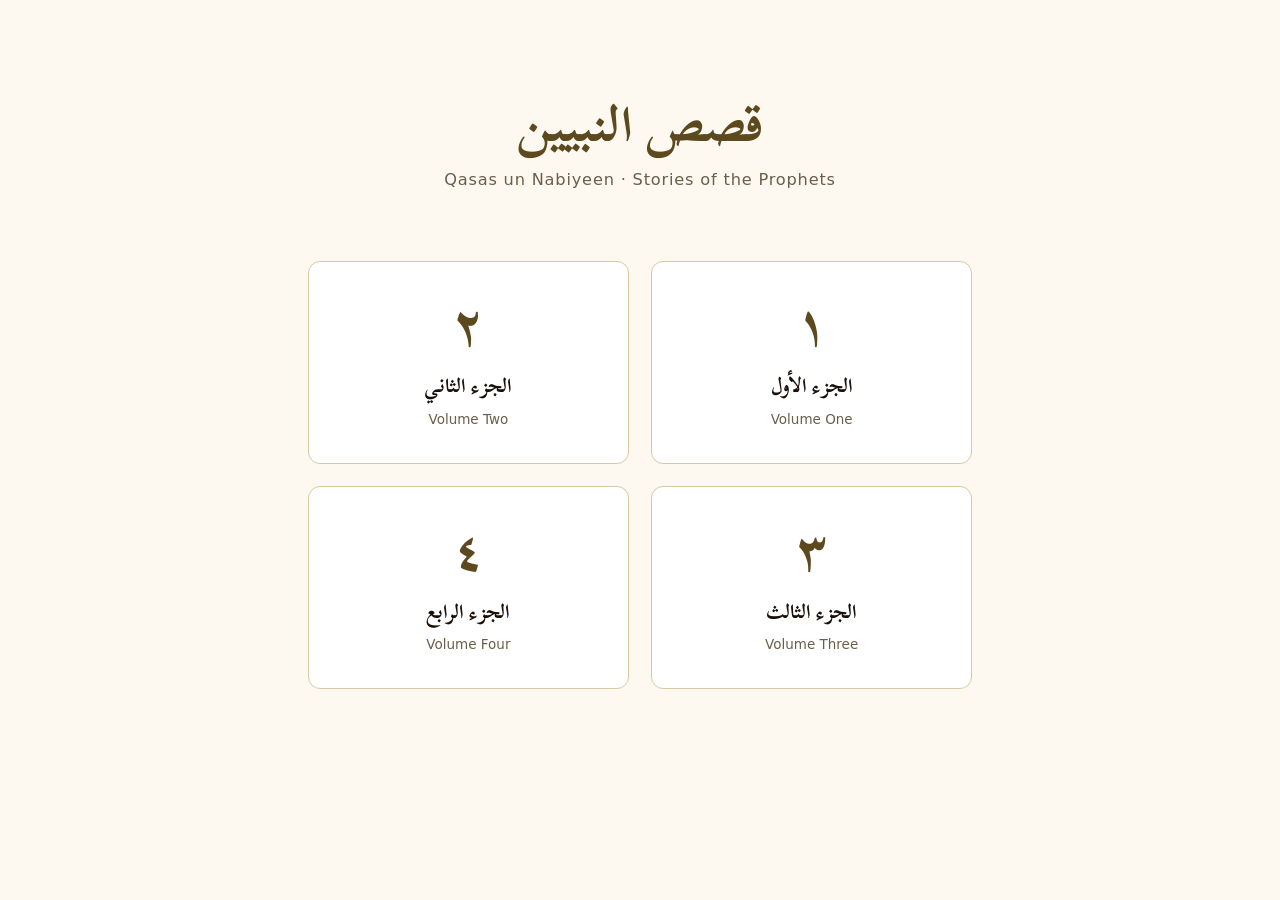
<file: docs/index.html>
<!DOCTYPE html>
<html lang="ar" dir="rtl">
<head>
  <meta charset="UTF-8">
  <meta name="viewport" content="width=device-width, initial-scale=1.0">
  <title>قصص النبيين</title>
  <link rel="preconnect" href="https://fonts.googleapis.com">
  <link rel="preconnect" href="https://fonts.gstatic.com" crossorigin>
  <link href="https://fonts.googleapis.com/css2?family=Scheherazade+New:wght@400;700&display=swap" rel="stylesheet">
  <link rel="stylesheet" href="css/main.css">
</head>
<body>
  <div class="container">
    <header class="site-header">
      <h1 class="site-title">قصص النبيين</h1>
      <p class="site-subtitle">Qasas un Nabiyeen · Stories of the Prophets</p>
    </header>

    <main>
      <div class="volumes-grid">
        <a href="reader.html?v=1" class="volume-card">
          <div class="volume-number">١</div>
          <div class="volume-label">الجزء الأول</div>
          <div class="volume-label-en">Volume One</div>
        </a>
        <a href="reader.html?v=2" class="volume-card">
          <div class="volume-number">٢</div>
          <div class="volume-label">الجزء الثاني</div>
          <div class="volume-label-en">Volume Two</div>
        </a>
        <a href="reader.html?v=3" class="volume-card">
          <div class="volume-number">٣</div>
          <div class="volume-label">الجزء الثالث</div>
          <div class="volume-label-en">Volume Three</div>
        </a>
        <a href="reader.html?v=4" class="volume-card">
          <div class="volume-number">٤</div>
          <div class="volume-label">الجزء الرابع</div>
          <div class="volume-label-en">Volume Four</div>
        </a>
      </div>
    </main>
  </div>
</body>
</html>
</file>
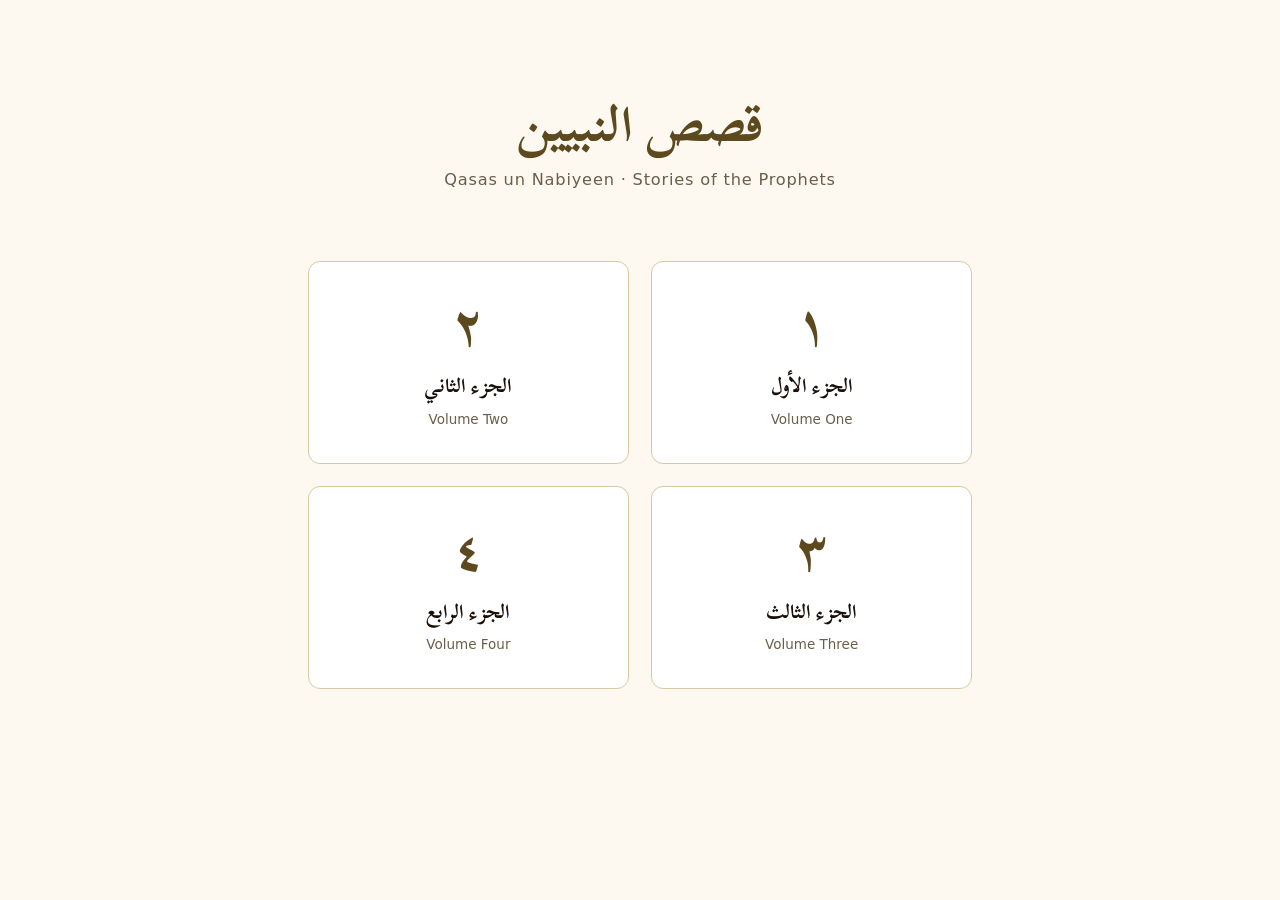
<file: web/index.html>
<!DOCTYPE html>
<html lang="ar" dir="rtl">
<head>
  <meta charset="UTF-8">
  <meta name="viewport" content="width=device-width, initial-scale=1.0">
  <title>قصص النبيين</title>
  <link rel="preconnect" href="https://fonts.googleapis.com">
  <link rel="preconnect" href="https://fonts.gstatic.com" crossorigin>
  <link href="https://fonts.googleapis.com/css2?family=Scheherazade+New:wght@400;700&display=swap" rel="stylesheet">
  <link rel="stylesheet" href="css/main.css">
</head>
<body>
  <div class="container">
    <header class="site-header">
      <h1 class="site-title">قصص النبيين</h1>
      <p class="site-subtitle">Qasas un Nabiyeen · Stories of the Prophets</p>
    </header>

    <main>
      <div class="volumes-grid">
        <a href="reader.html?v=1" class="volume-card">
          <div class="volume-number">١</div>
          <div class="volume-label">الجزء الأول</div>
          <div class="volume-label-en">Volume One</div>
        </a>
        <a href="reader.html?v=2" class="volume-card">
          <div class="volume-number">٢</div>
          <div class="volume-label">الجزء الثاني</div>
          <div class="volume-label-en">Volume Two</div>
        </a>
        <a href="reader.html?v=3" class="volume-card">
          <div class="volume-number">٣</div>
          <div class="volume-label">الجزء الثالث</div>
          <div class="volume-label-en">Volume Three</div>
        </a>
        <a href="reader.html?v=4" class="volume-card">
          <div class="volume-number">٤</div>
          <div class="volume-label">الجزء الرابع</div>
          <div class="volume-label-en">Volume Four</div>
        </a>
      </div>
    </main>
  </div>
</body>
</html>
</file>
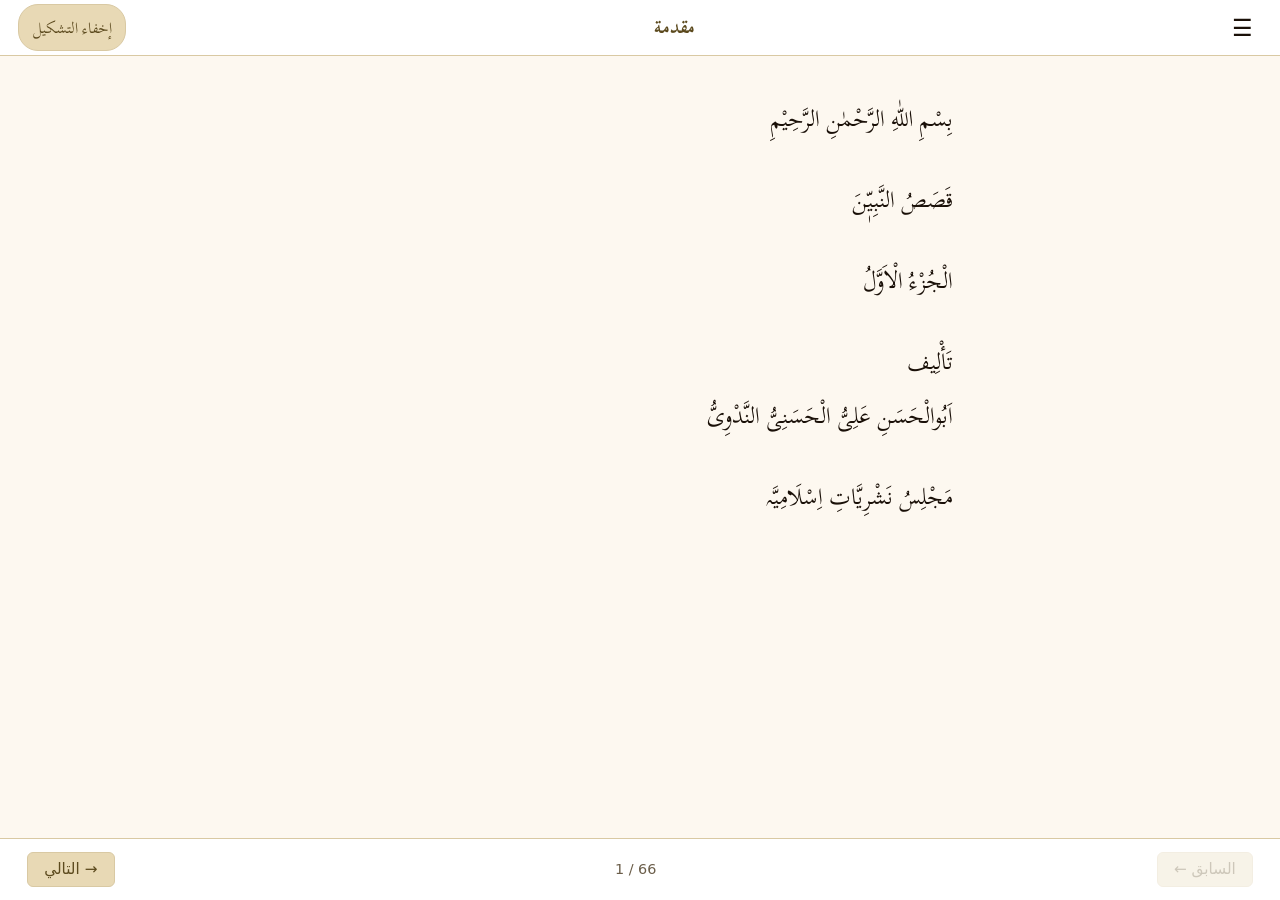
<file: docs/reader.html>
<!DOCTYPE html>
<html lang="ar" dir="rtl">
<head>
  <meta charset="UTF-8">
  <meta name="viewport" content="width=device-width, initial-scale=1.0">
  <title>قصص النبيين</title>
  <link rel="preconnect" href="https://fonts.googleapis.com">
  <link rel="preconnect" href="https://fonts.gstatic.com" crossorigin>
  <link href="https://fonts.googleapis.com/css2?family=Scheherazade+New:wght@400;700&display=swap" rel="stylesheet">
  <link rel="stylesheet" href="css/main.css">
</head>
<body class="reader-page">

  <!-- Sidebar -->
  <nav id="sidebar" class="sidebar">
    <div class="sidebar-header">
      <a href="index.html" class="back-link">← الرئيسية</a>
      <button id="sidebar-close" class="sidebar-close" aria-label="إغلاق القائمة">✕</button>
    </div>
    <div id="chapter-list" class="chapter-list">
      <p class="loading-msg">جاري التحميل...</p>
    </div>
  </nav>

  <!-- Overlay -->
  <div id="overlay" class="overlay"></div>

  <!-- Main content -->
  <div id="main" class="main-content">
    <header class="reader-header">
      <button id="menu-btn" class="menu-btn" aria-label="القائمة">☰</button>
      <h1 id="chapter-title" class="chapter-title">قصص النبيين</h1>
      <button id="tashkeel-toggle" class="tashkeel-btn" onclick="toggleTashkeel()" aria-label="تبديل التشكيل">
        إخفاء التشكيل
      </button>
    </header>

    <article id="content" class="arabic-content">
      <p class="loading-msg">جاري التحميل...</p>
    </article>

    <nav class="chapter-nav">
      <button id="prev-btn" class="nav-btn" onclick="navigate(-1)">← السابق</button>
      <span id="chapter-counter" class="chapter-counter"></span>
      <button id="next-btn" class="nav-btn" onclick="navigate(1)">التالي →</button>
    </nav>
  </div>

  <script src="js/tashkeel.js"></script>
  <script src="js/reader.js"></script>
</body>
</html>
</file>
<file: docs/css/main.css>
/* ===== Base & Typography ===== */
:root {
  --font-arabic: 'Scheherazade New', serif;
  --font-ui: system-ui, sans-serif;

  --color-bg: #fdf8f0;
  --color-surface: #ffffff;
  --color-text: #1a1008;
  --color-text-muted: #6b5e4a;
  --color-accent: #5c4a1e;
  --color-accent-light: #e8d9b5;
  --color-border: #d9c9a3;
  --color-sidebar: #2c2416;
  --color-sidebar-text: #f0e6d0;
  --color-sidebar-hover: #3d3120;
  --color-sidebar-active: #5c4a1e;

  --sidebar-width: 280px;
  --header-height: 56px;
}

@media (prefers-color-scheme: dark) {
  :root {
    --color-bg: #1a1410;
    --color-surface: #221e17;
    --color-text: #f0e6d0;
    --color-text-muted: #a89070;
    --color-accent: #c8a96e;
    --color-accent-light: #3d3120;
    --color-border: #3d3120;
  }
}

*, *::before, *::after {
  box-sizing: border-box;
  margin: 0;
  padding: 0;
}

html {
  font-size: 18px;
}

body {
  font-family: var(--font-ui);
  background: var(--color-bg);
  color: var(--color-text);
  min-height: 100vh;
}

/* ===== Index Page ===== */
.container {
  max-width: 700px;
  margin: 0 auto;
  padding: 2rem 1rem;
}

.site-header {
  text-align: center;
  padding: 3rem 0 2rem;
}

.site-title {
  font-family: var(--font-arabic);
  font-size: 2.8rem;
  font-weight: 700;
  color: var(--color-accent);
  line-height: 1.4;
}

.site-subtitle {
  font-family: var(--font-ui);
  font-size: 0.9rem;
  color: var(--color-text-muted);
  margin-top: 0.5rem;
  letter-spacing: 0.05em;
}

.volumes-grid {
  display: grid;
  grid-template-columns: repeat(2, 1fr);
  gap: 1.25rem;
  margin-top: 2rem;
}

.volume-card {
  display: flex;
  flex-direction: column;
  align-items: center;
  padding: 2rem 1rem;
  background: var(--color-surface);
  border: 1px solid var(--color-border);
  border-radius: 12px;
  text-decoration: none;
  color: var(--color-text);
  transition: transform 0.15s, box-shadow 0.15s, border-color 0.15s;
}

.volume-card:hover {
  transform: translateY(-3px);
  box-shadow: 0 6px 20px rgba(0,0,0,0.12);
  border-color: var(--color-accent);
}

.volume-number {
  font-family: var(--font-arabic);
  font-size: 3rem;
  font-weight: 700;
  color: var(--color-accent);
  line-height: 1;
  margin-bottom: 0.75rem;
}

.volume-label {
  font-family: var(--font-arabic);
  font-size: 1.1rem;
  font-weight: 700;
}

.volume-label-en {
  font-family: var(--font-ui);
  font-size: 0.75rem;
  color: var(--color-text-muted);
  margin-top: 0.25rem;
  direction: ltr;
}

/* ===== Reader Layout ===== */
.reader-page {
  display: flex;
  overflow: hidden;
  height: 100vh;
}

/* Sidebar */
.sidebar {
  position: fixed;
  top: 0;
  right: 0;
  width: var(--sidebar-width);
  height: 100vh;
  background: var(--color-sidebar);
  color: var(--color-sidebar-text);
  overflow-y: auto;
  z-index: 200;
  transform: translateX(100%);
  transition: transform 0.25s ease;
  display: flex;
  flex-direction: column;
}

.sidebar.open {
  transform: translateX(0);
}

.sidebar-header {
  display: flex;
  justify-content: space-between;
  align-items: center;
  padding: 1rem;
  border-bottom: 1px solid rgba(255,255,255,0.1);
  flex-shrink: 0;
}

.back-link {
  color: var(--color-sidebar-text);
  text-decoration: none;
  font-size: 0.85rem;
  opacity: 0.8;
  font-family: var(--font-ui);
  direction: ltr;
}

.back-link:hover { opacity: 1; }

.sidebar-close {
  background: none;
  border: none;
  color: var(--color-sidebar-text);
  font-size: 1rem;
  cursor: pointer;
  opacity: 0.7;
  padding: 0.25rem;
}

.sidebar-close:hover { opacity: 1; }

.chapter-list {
  padding: 0.5rem 0;
  flex: 1;
  overflow-y: auto;
}

.chapter-item {
  display: block;
  width: 100%;
  padding: 0.75rem 1rem;
  background: none;
  border: none;
  color: var(--color-sidebar-text);
  font-family: var(--font-arabic);
  font-size: 0.95rem;
  text-align: right;
  cursor: pointer;
  line-height: 1.5;
  transition: background 0.1s;
}

.chapter-item:hover {
  background: var(--color-sidebar-hover);
}

.chapter-item.active {
  background: var(--color-sidebar-active);
  font-weight: 700;
}

/* Overlay */
.overlay {
  display: none;
  position: fixed;
  inset: 0;
  background: rgba(0,0,0,0.5);
  z-index: 150;
}

.overlay.visible { display: block; }

/* Main content */
.main-content {
  flex: 1;
  display: flex;
  flex-direction: column;
  height: 100vh;
  overflow: hidden;
}

/* Reader header */
.reader-header {
  display: flex;
  align-items: center;
  justify-content: space-between;
  padding: 0 1rem;
  height: var(--header-height);
  background: var(--color-surface);
  border-bottom: 1px solid var(--color-border);
  flex-shrink: 0;
  gap: 0.5rem;
}

.menu-btn {
  background: none;
  border: none;
  font-size: 1.3rem;
  cursor: pointer;
  color: var(--color-text);
  padding: 0.25rem 0.5rem;
  flex-shrink: 0;
}

.chapter-title {
  font-family: var(--font-arabic);
  font-size: 1rem;
  font-weight: 700;
  color: var(--color-accent);
  flex: 1;
  text-align: center;
  white-space: nowrap;
  overflow: hidden;
  text-overflow: ellipsis;
}

.tashkeel-btn {
  font-family: var(--font-arabic);
  font-size: 0.85rem;
  padding: 0.35rem 0.75rem;
  background: var(--color-accent-light);
  border: 1px solid var(--color-border);
  border-radius: 20px;
  cursor: pointer;
  color: var(--color-accent);
  white-space: nowrap;
  flex-shrink: 0;
  transition: background 0.15s;
}

.tashkeel-btn:hover {
  background: var(--color-border);
}

/* Arabic content area */
.arabic-content {
  flex: 1;
  overflow-y: auto;
  padding: 2rem 1.5rem;
  max-width: 680px;
  margin: 0 auto;
  width: 100%;
}

.arabic-content p {
  font-family: var(--font-arabic);
  font-size: 1.25rem;
  line-height: 2.4;
  color: var(--color-text);
  margin-bottom: 1.5rem;
  text-align: justify;
  white-space: pre-line;
}

.arabic-content h2 {
  font-family: var(--font-arabic);
  font-size: 1.5rem;
  font-weight: 700;
  color: var(--color-accent);
  text-align: center;
  margin: 2rem 0 1.5rem;
  line-height: 2;
}

.loading-msg {
  font-family: var(--font-ui) !important;
  font-size: 0.9rem !important;
  color: var(--color-text-muted) !important;
  text-align: center !important;
  line-height: 1.5 !important;
  direction: rtl;
}

.error-msg {
  color: #c0392b !important;
}

/* Chapter navigation */
.chapter-nav {
  display: flex;
  align-items: center;
  justify-content: space-between;
  padding: 0.75rem 1.5rem;
  background: var(--color-surface);
  border-top: 1px solid var(--color-border);
  flex-shrink: 0;
}

.nav-btn {
  font-family: var(--font-ui);
  font-size: 0.85rem;
  padding: 0.4rem 0.9rem;
  background: var(--color-accent-light);
  border: 1px solid var(--color-border);
  border-radius: 6px;
  cursor: pointer;
  color: var(--color-accent);
  transition: background 0.15s;
  direction: ltr;
}

.nav-btn:hover:not(:disabled) {
  background: var(--color-border);
}

.nav-btn:disabled {
  opacity: 0.3;
  cursor: default;
}

.chapter-counter {
  font-family: var(--font-ui);
  font-size: 0.8rem;
  color: var(--color-text-muted);
  direction: ltr;
}

/* ===== Responsive ===== */
@media (max-width: 480px) {
  .volumes-grid {
    grid-template-columns: 1fr;
  }

  .arabic-content {
    padding: 1.25rem 1rem;
  }

  .arabic-content p {
    font-size: 1.1rem;
  }
}
</file>
<file: web/css/main.css>
/* ===== Base & Typography ===== */
:root {
  --font-arabic: 'Scheherazade New', serif;
  --font-ui: system-ui, sans-serif;

  --color-bg: #fdf8f0;
  --color-surface: #ffffff;
  --color-text: #1a1008;
  --color-text-muted: #6b5e4a;
  --color-accent: #5c4a1e;
  --color-accent-light: #e8d9b5;
  --color-border: #d9c9a3;
  --color-sidebar: #2c2416;
  --color-sidebar-text: #f0e6d0;
  --color-sidebar-hover: #3d3120;
  --color-sidebar-active: #5c4a1e;

  --sidebar-width: 280px;
  --header-height: 56px;
}

@media (prefers-color-scheme: dark) {
  :root {
    --color-bg: #1a1410;
    --color-surface: #221e17;
    --color-text: #f0e6d0;
    --color-text-muted: #a89070;
    --color-accent: #c8a96e;
    --color-accent-light: #3d3120;
    --color-border: #3d3120;
  }
}

*, *::before, *::after {
  box-sizing: border-box;
  margin: 0;
  padding: 0;
}

html {
  font-size: 18px;
}

body {
  font-family: var(--font-ui);
  background: var(--color-bg);
  color: var(--color-text);
  min-height: 100vh;
}

/* ===== Index Page ===== */
.container {
  max-width: 700px;
  margin: 0 auto;
  padding: 2rem 1rem;
}

.site-header {
  text-align: center;
  padding: 3rem 0 2rem;
}

.site-title {
  font-family: var(--font-arabic);
  font-size: 2.8rem;
  font-weight: 700;
  color: var(--color-accent);
  line-height: 1.4;
}

.site-subtitle {
  font-family: var(--font-ui);
  font-size: 0.9rem;
  color: var(--color-text-muted);
  margin-top: 0.5rem;
  letter-spacing: 0.05em;
}

.volumes-grid {
  display: grid;
  grid-template-columns: repeat(2, 1fr);
  gap: 1.25rem;
  margin-top: 2rem;
}

.volume-card {
  display: flex;
  flex-direction: column;
  align-items: center;
  padding: 2rem 1rem;
  background: var(--color-surface);
  border: 1px solid var(--color-border);
  border-radius: 12px;
  text-decoration: none;
  color: var(--color-text);
  transition: transform 0.15s, box-shadow 0.15s, border-color 0.15s;
}

.volume-card:hover {
  transform: translateY(-3px);
  box-shadow: 0 6px 20px rgba(0,0,0,0.12);
  border-color: var(--color-accent);
}

.volume-number {
  font-family: var(--font-arabic);
  font-size: 3rem;
  font-weight: 700;
  color: var(--color-accent);
  line-height: 1;
  margin-bottom: 0.75rem;
}

.volume-label {
  font-family: var(--font-arabic);
  font-size: 1.1rem;
  font-weight: 700;
}

.volume-label-en {
  font-family: var(--font-ui);
  font-size: 0.75rem;
  color: var(--color-text-muted);
  margin-top: 0.25rem;
  direction: ltr;
}

/* ===== Reader Layout ===== */
.reader-page {
  display: flex;
  overflow: hidden;
  height: 100vh;
}

/* Sidebar */
.sidebar {
  position: fixed;
  top: 0;
  right: 0;
  width: var(--sidebar-width);
  height: 100vh;
  background: var(--color-sidebar);
  color: var(--color-sidebar-text);
  overflow-y: auto;
  z-index: 200;
  transform: translateX(100%);
  transition: transform 0.25s ease;
  display: flex;
  flex-direction: column;
}

.sidebar.open {
  transform: translateX(0);
}

.sidebar-header {
  display: flex;
  justify-content: space-between;
  align-items: center;
  padding: 1rem;
  border-bottom: 1px solid rgba(255,255,255,0.1);
  flex-shrink: 0;
}

.back-link {
  color: var(--color-sidebar-text);
  text-decoration: none;
  font-size: 0.85rem;
  opacity: 0.8;
  font-family: var(--font-ui);
  direction: ltr;
}

.back-link:hover { opacity: 1; }

.sidebar-close {
  background: none;
  border: none;
  color: var(--color-sidebar-text);
  font-size: 1rem;
  cursor: pointer;
  opacity: 0.7;
  padding: 0.25rem;
}

.sidebar-close:hover { opacity: 1; }

.chapter-list {
  padding: 0.5rem 0;
  flex: 1;
  overflow-y: auto;
}

.chapter-item {
  display: block;
  width: 100%;
  padding: 0.75rem 1rem;
  background: none;
  border: none;
  color: var(--color-sidebar-text);
  font-family: var(--font-arabic);
  font-size: 0.95rem;
  text-align: right;
  cursor: pointer;
  line-height: 1.5;
  transition: background 0.1s;
}

.chapter-item:hover {
  background: var(--color-sidebar-hover);
}

.chapter-item.active {
  background: var(--color-sidebar-active);
  font-weight: 700;
}

/* Overlay */
.overlay {
  display: none;
  position: fixed;
  inset: 0;
  background: rgba(0,0,0,0.5);
  z-index: 150;
}

.overlay.visible { display: block; }

/* Main content */
.main-content {
  flex: 1;
  display: flex;
  flex-direction: column;
  height: 100vh;
  overflow: hidden;
}

/* Reader header */
.reader-header {
  display: flex;
  align-items: center;
  justify-content: space-between;
  padding: 0 1rem;
  height: var(--header-height);
  background: var(--color-surface);
  border-bottom: 1px solid var(--color-border);
  flex-shrink: 0;
  gap: 0.5rem;
}

.menu-btn {
  background: none;
  border: none;
  font-size: 1.3rem;
  cursor: pointer;
  color: var(--color-text);
  padding: 0.25rem 0.5rem;
  flex-shrink: 0;
}

.chapter-title {
  font-family: var(--font-arabic);
  font-size: 1rem;
  font-weight: 700;
  color: var(--color-accent);
  flex: 1;
  text-align: center;
  white-space: nowrap;
  overflow: hidden;
  text-overflow: ellipsis;
}

.tashkeel-btn {
  font-family: var(--font-arabic);
  font-size: 0.85rem;
  padding: 0.35rem 0.75rem;
  background: var(--color-accent-light);
  border: 1px solid var(--color-border);
  border-radius: 20px;
  cursor: pointer;
  color: var(--color-accent);
  white-space: nowrap;
  flex-shrink: 0;
  transition: background 0.15s;
}

.tashkeel-btn:hover {
  background: var(--color-border);
}

/* Arabic content area */
.arabic-content {
  flex: 1;
  overflow-y: auto;
  padding: 2rem 1.5rem;
  max-width: 680px;
  margin: 0 auto;
  width: 100%;
}

.arabic-content p {
  font-family: var(--font-arabic);
  font-size: 1.25rem;
  line-height: 2.4;
  color: var(--color-text);
  margin-bottom: 1.5rem;
  text-align: justify;
  white-space: pre-line;
}

.arabic-content h2 {
  font-family: var(--font-arabic);
  font-size: 1.5rem;
  font-weight: 700;
  color: var(--color-accent);
  text-align: center;
  margin: 2rem 0 1.5rem;
  line-height: 2;
}

.loading-msg {
  font-family: var(--font-ui) !important;
  font-size: 0.9rem !important;
  color: var(--color-text-muted) !important;
  text-align: center !important;
  line-height: 1.5 !important;
  direction: rtl;
}

.error-msg {
  color: #c0392b !important;
}

/* Chapter navigation */
.chapter-nav {
  display: flex;
  align-items: center;
  justify-content: space-between;
  padding: 0.75rem 1.5rem;
  background: var(--color-surface);
  border-top: 1px solid var(--color-border);
  flex-shrink: 0;
}

.nav-btn {
  font-family: var(--font-ui);
  font-size: 0.85rem;
  padding: 0.4rem 0.9rem;
  background: var(--color-accent-light);
  border: 1px solid var(--color-border);
  border-radius: 6px;
  cursor: pointer;
  color: var(--color-accent);
  transition: background 0.15s;
  direction: ltr;
}

.nav-btn:hover:not(:disabled) {
  background: var(--color-border);
}

.nav-btn:disabled {
  opacity: 0.3;
  cursor: default;
}

.chapter-counter {
  font-family: var(--font-ui);
  font-size: 0.8rem;
  color: var(--color-text-muted);
  direction: ltr;
}

/* ===== Responsive ===== */
@media (max-width: 480px) {
  .volumes-grid {
    grid-template-columns: 1fr;
  }

  .arabic-content {
    padding: 1.25rem 1rem;
  }

  .arabic-content p {
    font-size: 1.1rem;
  }
}
</file>
